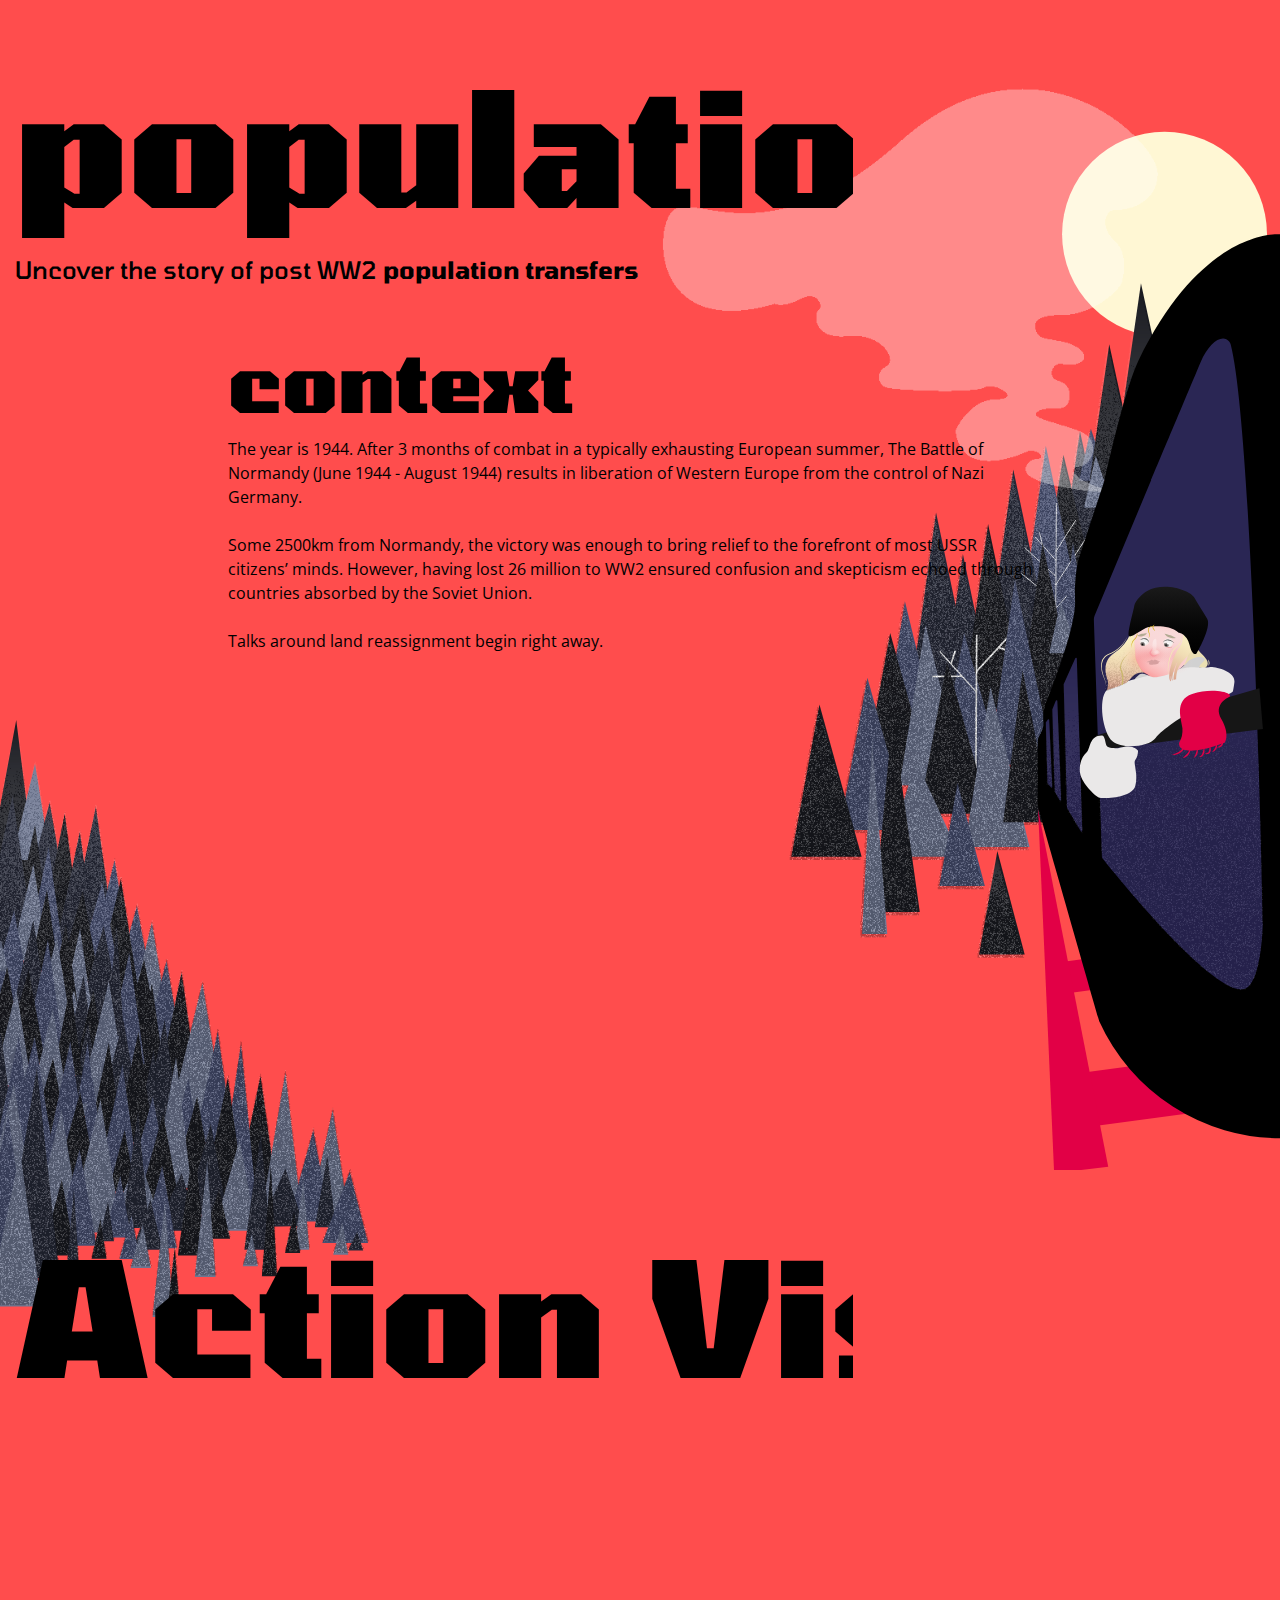
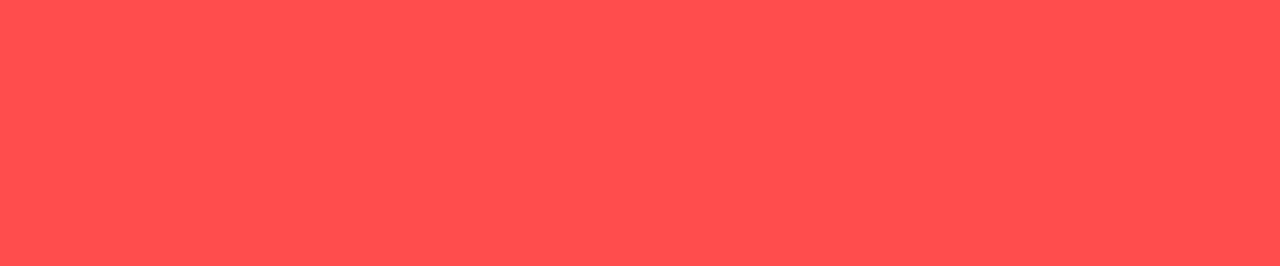
<file: index.html>
<!DOCTYPE html>
<html lang="en">
<head>
<title>Resettlement</title>
<meta charset="UTF-8">
<meta name="viewport" content="width=device-width, initial-scale=1, shrink-to-fit=no">
<link rel="stylesheet" href="https://maxcdn.bootstrapcdn.com/bootstrap/4.0.0/css/bootstrap.min.css" integrity="sha384-Gn5384xqQ1aoWXA+058RXPxPg6fy4IWvTNh0E263XmFcJlSAwiGgFAW/dAiS6JXm" crossorigin="anonymous">
<link rel="stylesheet" href="style.css">
<link href="https://fonts.googleapis.com/css?family=Open+Sans:400,400i,700,700i,800,800i|Tomorrow:400,800,900&display=swap" rel="stylesheet">

</head>
<body>

<div class="welcome">
	<div class="titlewrap col-12 col-md-8">
		<div class="title mt-0 mt-md-5">
			<h1 class="my-0">
				population transfers . population transfers . population transfers . population transfers .
			</h1>
		</div>
	</div>


	<h4 class="mt-3 col-12 mx-auto">
		Uncover the story of post WW2 <b>population transfers</b>
	</h4>

	<div class="col-10 col-md-8 my-5 mx-auto">
		<h2>context</h2>
		<p>
			
				The year is 1944. After 3 months of combat in a typically exhausting European summer, The Battle of Normandy (June 1944 - August 1944) results in liberation of Western Europe from the control of Nazi Germany.<br></br>

				Some 2500km from Normandy, the victory was enough to bring relief to the forefront of most USSR citizens’ minds. However, having lost 26 million to WW2 ensured confusion and skepticism echoed through countries absorbed by the Soviet Union.<br></br>

				Talks around land reassignment begin right away.
			
		</p>
	</div>

	<div class="trees">
	</div>
</div>






<div class="titlewrap col-12 col-md-8">
	<div class="title mt-0 mt-md-5">
		<h1 class="my-0">Action Vistula . Action Vistula . Action Vistula. Action Vistula . Action Vistula .</h1>
	</div>
</div>


<div style="width: 100vw;">
	<iframe width="100%" height="450" frameborder="0" style="border:0"
	src="https://www.google.com/maps/embed/v1/place?q=place_id:ChIJuwtkpGSZAEcR6lXMScpzdQk&key=AIzaSyAcv2MBpXCr4_IHIqXNz0KxfcQOGI7TTqE" allowfullscreen>
	</iframe>
</div>


<!-- Optional JavaScript -->
    <!-- jQuery first, then Popper.js, then Bootstrap JS -->
    <script src="https://code.jquery.com/jquery-3.2.1.slim.min.js" integrity="sha384-KJ3o2DKtIkvYIK3UENzmM7KCkRr/rE9/Qpg6aAZGJwFDMVNA/GpGFF93hXpG5KkN" crossorigin="anonymous"></script>
    <script src="https://cdnjs.cloudflare.com/ajax/libs/popper.js/1.12.9/umd/popper.min.js" integrity="sha384-ApNbgh9B+Y1QKtv3Rn7W3mgPxhU9K/ScQsAP7hUibX39j7fakFPskvXusvfa0b4Q" crossorigin="anonymous"></script>
    <script src="https://maxcdn.bootstrapcdn.com/bootstrap/4.0.0/js/bootstrap.min.js" integrity="sha384-JZR6Spejh4U02d8jOt6vLEHfe/JQGiRRSQQxSfFWpi1MquVdAyjUar5+76PVCmYl" crossorigin="anonymous"></script>

</body>
</html>
</file>
<file: style.css>
body {
	background-color: #ff4d4d;
	font-family: 'Tomorrow', sans-serif;
	color: black;
}

h1 {
	font-size: 10rem;
    font-weight: 800;
}

h2{
	font-size: 5rem;
	font-weight: 800;
}

p {
  padding: auto 2rem;
	font-size: 1rem;
	font-family: 'Open Sans', sans-serif;
}

.titlewrap {
	overflow: hidden;
}

.title {
	white-space: nowrap;
	 position: relative;
 -webkit-animation-name: title;  /* Safari 4.0 - 8.0 */
  -webkit-animation-duration: 140s;  /* Safari 4.0 - 8.0 */  
  -webkit-animation-delay: 0s; /* Safari 4.0 - 8.0 */
  animation-name: title;
  animation-duration: 140s;  
  transition-timing-function: 0;
}

/* Safari 4.0 - 8.0 */
@-webkit-keyframes title {
  from {right: -500px;}
  to {right: 0px;}
}

@keyframes title {
  from {right: 3000px;}
  to {right: 0px;}
}

.picwrap {
  z-index: -1;
}

.responsiveimg {
  width: 100%;
  max-width: 700px;
  height: auto;
}

.highlight {
	background-color: #ff4d4d;
}

.welcome {
  background-image: url(images/illus/train2.svg);
  background-repeat: no-repeat;
  min-height: 600px;
  height: 130vh;
  background-position: right;
}

.trees {
  background-image: url(images/illus/trees.svg);
  background-repeat: no-repeat;
  min-height: 400px;
  height: 70vh;
  background-position: left;
}
</file>
